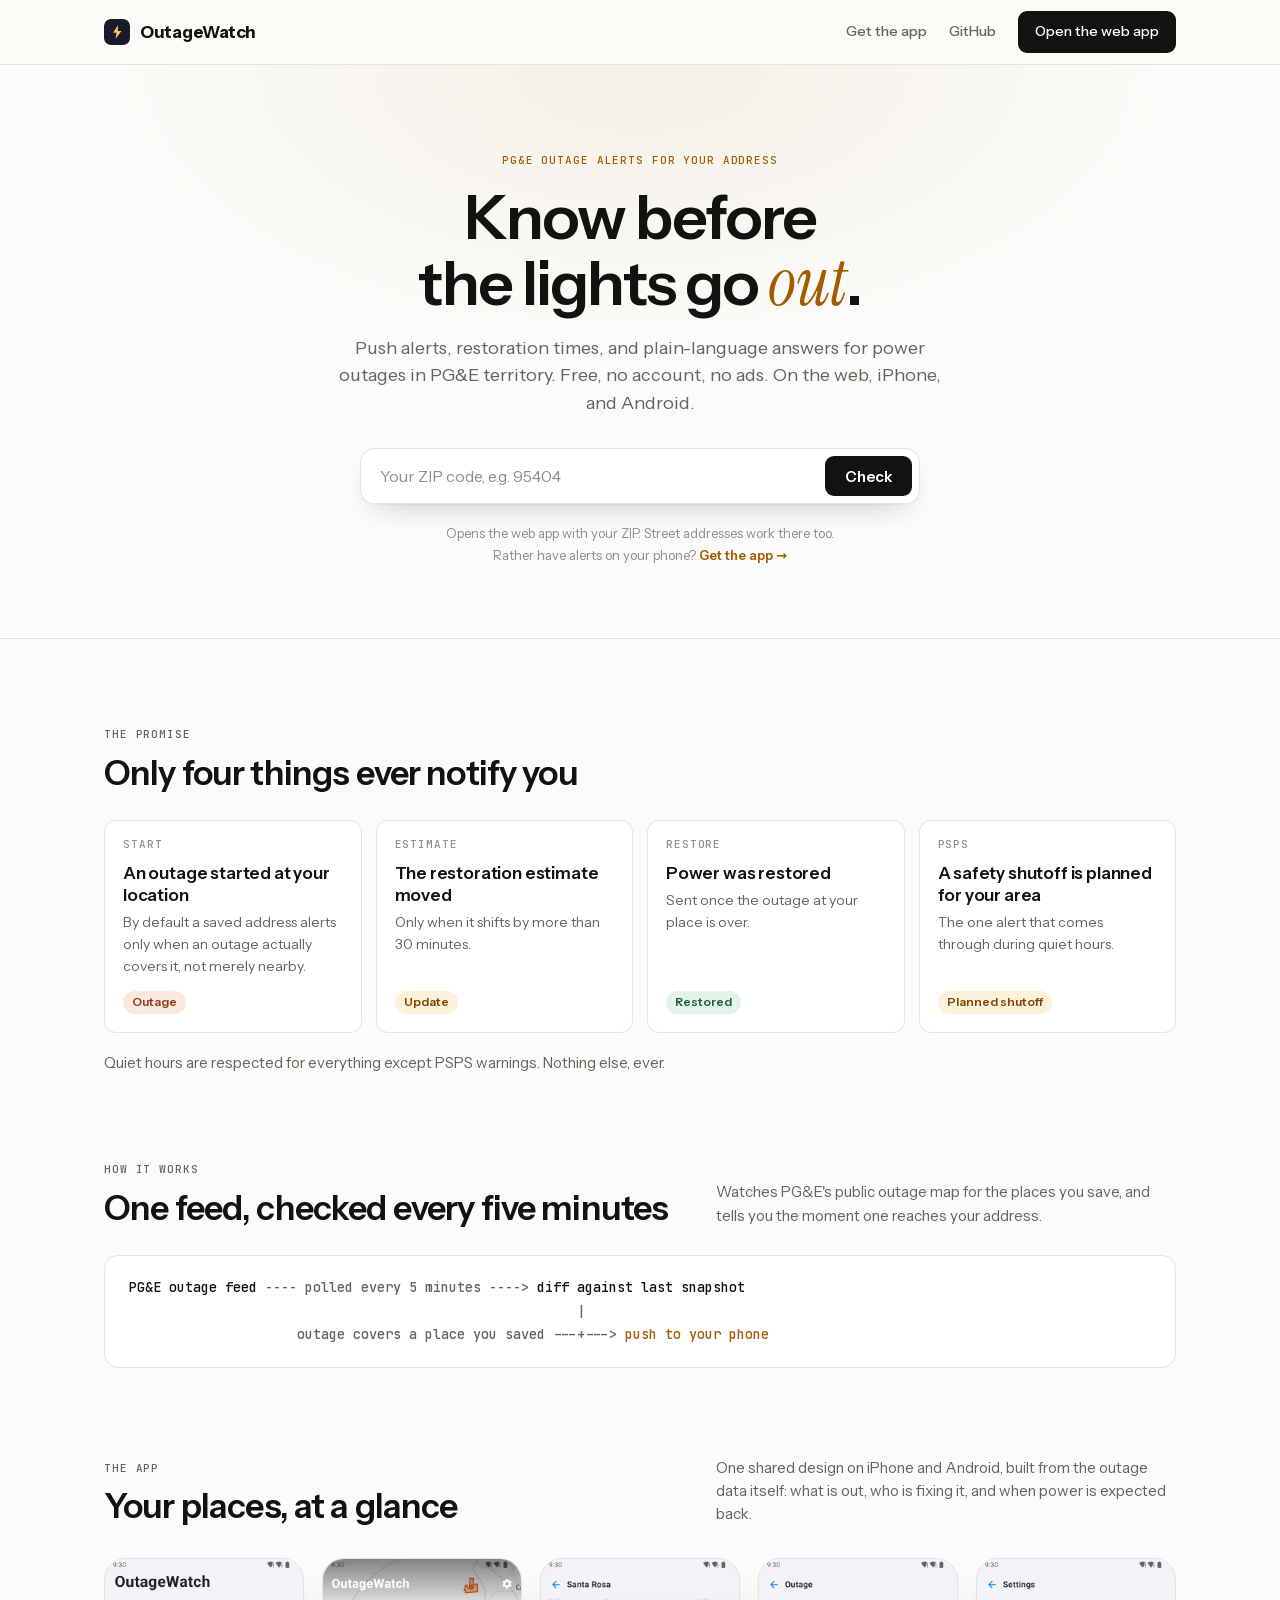
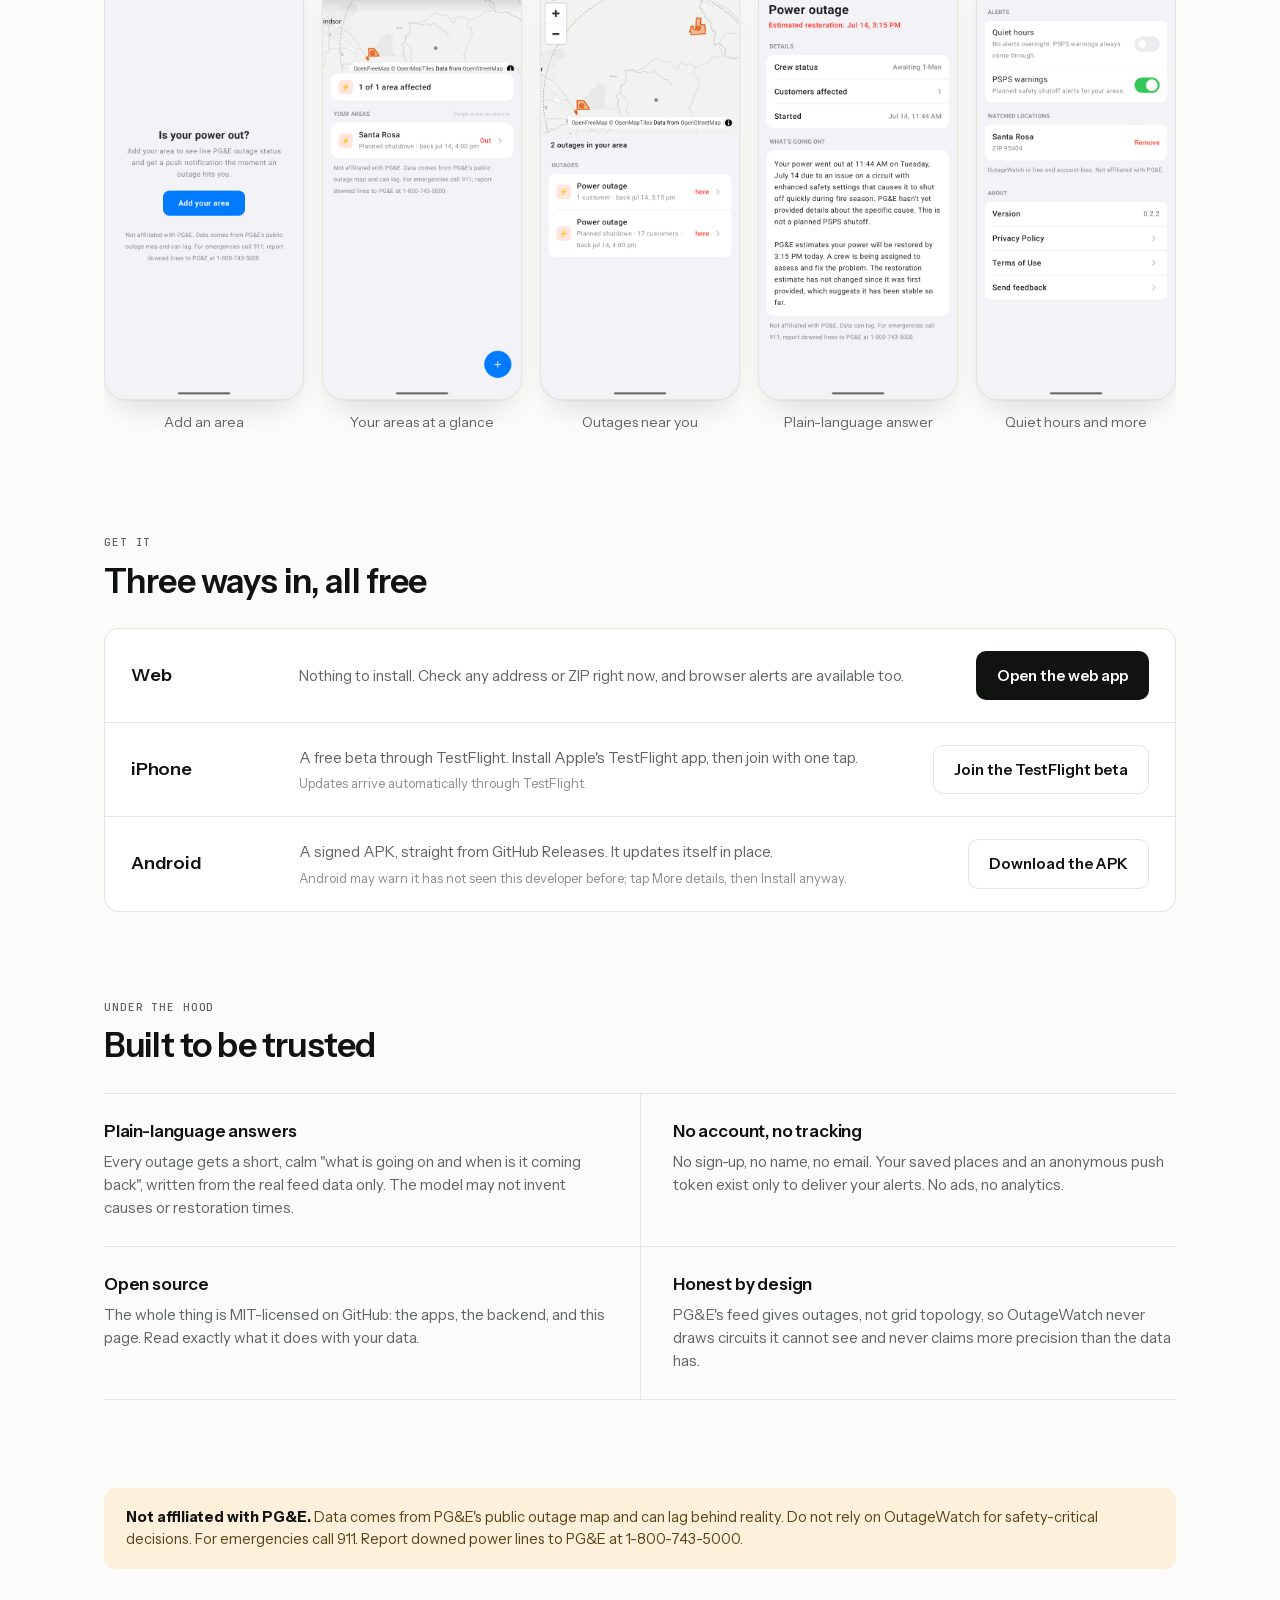
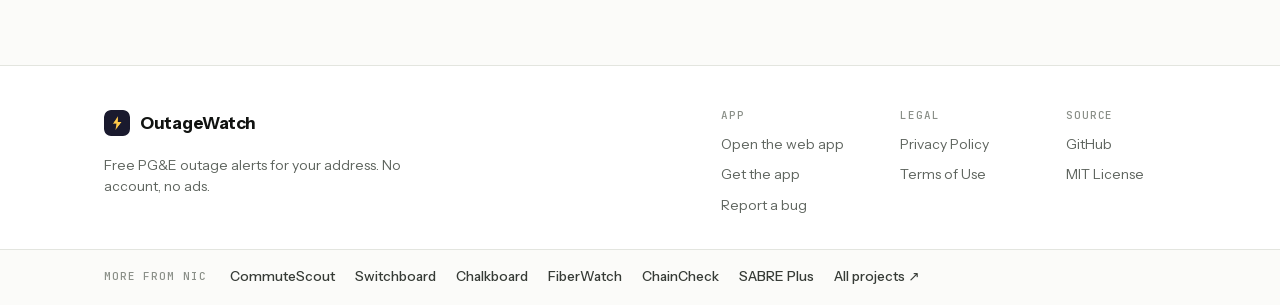
<file: site/index.html>
<!DOCTYPE html>
<html lang="en">
<head>
<meta charset="utf-8">
<meta name="viewport" content="width=device-width, initial-scale=1">
<title>OutageWatch: PG&amp;E power outage alerts for your address</title>
<meta name="description" content="Free push alerts, restoration times, and plain-language answers for PG&E power outages. On the web, iPhone, and Android. No account, no ads.">
<link rel="icon" href="assets/icon-192.png">
<meta name="theme-color" content="#fbfbf9">
<meta property="og:title" content="OutageWatch">
<meta property="og:description" content="Know before the lights go out. Free PG&E outage alerts for your address. Web, iPhone, and Android.">
<meta property="og:image" content="https://nicglazkov.github.io/outagewatch/assets/social-preview.png">
<meta property="og:type" content="website">
<link rel="preload" href="assets/fonts/instrument-sans-latin.woff2" as="font" type="font/woff2" crossorigin>
<style>
  /* 2026-11 "Bright Utility" skin, shared with Nic's other alert apps:
     off-white page, Instrument Sans with one Instrument Serif italic word
     in the headline, JetBrains Mono labels, one big input as the hero,
     small status cards with chips. OutageWatch keeps its own accent: amber.
     Fonts are self-hosted (SIL Open Font License) so the page makes no
     third-party requests, matching the "no tracking" promise below. */
  @font-face { font-family: "Instrument Sans"; font-style: normal; font-weight: 400 700; font-display: swap; src: url(assets/fonts/instrument-sans-latin.woff2) format("woff2"); }
  @font-face { font-family: "Instrument Serif"; font-style: italic; font-weight: 400; font-display: swap; src: url(assets/fonts/instrument-serif-italic-latin.woff2) format("woff2"); }
  @font-face { font-family: "JetBrains Mono"; font-style: normal; font-weight: 500; font-display: swap; src: url(assets/fonts/jetbrains-mono-500-latin.woff2) format("woff2"); }

  :root {
    --bg: #fbfbf9;
    --surface: #ffffff;
    --fg: #111311;
    --fg-2: #363b36;
    --mut: #5f655f;
    --faint: #8a8f88;
    --line: #e3e5df;
    --line-soft: #eff0ec;
    --acc: #a35a00;        /* amber, AA on white and on --bg */
    --acc-ink: #7f4600;
    --soft: #fdf1dc;
    --out: #b4501f;        /* product's "outage" color, darkened for text */
    --out-soft: #fbe9df;
    --ok: #2f7d5b;         /* product's "restored" color */
    --ok-soft: #e4f2ea;
    --font: "Instrument Sans", system-ui, -apple-system, "Segoe UI", sans-serif;
    --serif: "Instrument Serif", Georgia, serif;
    --mono: "JetBrains Mono", ui-monospace, "SFMono-Regular", Menlo, monospace;
    color-scheme: light;
  }
  * { box-sizing: border-box; }
  html { -webkit-text-size-adjust: 100%; scroll-behavior: smooth; }
  @media (prefers-reduced-motion: reduce) { html { scroll-behavior: auto; } * { transition: none !important; } }
  body {
    margin: 0; background: var(--bg); color: var(--fg);
    font-family: var(--font); font-size: 17px; line-height: 1.55;
    -webkit-font-smoothing: antialiased; text-rendering: optimizeLegibility;
  }
  h1, h2, h3, p, ul, ol, figure { margin: 0; }
  ul, ol { padding: 0; list-style: none; }
  a { color: inherit; }
  img { max-width: 100%; display: block; }
  .wrap { width: 100%; max-width: 1120px; margin: 0 auto; padding: 0 24px; }
  a:focus-visible, button:focus-visible, input:focus-visible { outline: 2px solid var(--acc); outline-offset: 2px; border-radius: 4px; }
  .visually-hidden { position: absolute; width: 1px; height: 1px; overflow: hidden; clip: rect(0 0 0 0); white-space: nowrap; }
  .nowrap { white-space: nowrap; }

  /* Shared skeleton: 64px nav */
  header.site { border-bottom: 1px solid var(--line); background: rgba(251, 251, 249, 0.92); }
  .site-inner { display: flex; align-items: center; justify-content: space-between; gap: 16px; min-height: 64px; }
  .brand { display: inline-flex; align-items: center; gap: 10px; font-weight: 700; font-size: 17px; letter-spacing: -0.015em; text-decoration: none; }
  .brand img { width: 26px; height: 26px; border-radius: 7px; }
  .nav { display: flex; align-items: center; gap: 22px; }
  .nav a { text-decoration: none; color: var(--mut); font-size: 14px; font-weight: 500; min-height: 44px; display: inline-flex; align-items: center; }
  .nav a:hover { color: var(--fg); }
  .nav .btn { color: #fff; min-height: 0; }

  .btn {
    display: inline-flex; align-items: center; justify-content: center; gap: 8px;
    border-radius: 10px; padding: 12px 20px; font-weight: 600; font-size: 15px;
    text-decoration: none; border: 1px solid transparent; transition: background .15s, border-color .15s; white-space: nowrap;
  }
  .btn-ink { background: var(--fg); color: #fff; }
  .btn-ink:hover { background: #2c302c; }
  .btn-ghost { background: var(--surface); border-color: var(--line); color: var(--fg); }
  .btn-ghost:hover { border-color: var(--fg); }
  .nav .btn { padding: 9px 16px; border-radius: 9px; font-size: 14px; }

  /* Hero: one big ZIP box */
  .hero { text-align: center; padding: 88px 0 72px; border-bottom: 1px solid var(--line);
    background: radial-gradient(ellipse 60% 70% at 50% 0%, rgba(163, 90, 0, 0.07), transparent 70%); }
  .eyebrow { font: 500 11px/1.4 var(--mono); letter-spacing: 0.08em; text-transform: uppercase; color: var(--mut); margin-bottom: 12px; }
  .hero .eyebrow { color: var(--acc); margin-bottom: 18px; }
  .hero-title { font-weight: 600; font-size: clamp(38px, 5.6vw, 62px); line-height: 1.02; letter-spacing: -0.03em; text-wrap: balance; max-width: 15ch; margin: 0 auto 18px; }
  .hero-title em { font: italic 400 1.08em/1 var(--serif); color: var(--acc); letter-spacing: -0.01em; }
  .hero-sub { color: var(--mut); font-size: 18px; max-width: 52ch; margin: 0 auto 30px; text-wrap: pretty; }

  .search {
    display: flex; gap: 6px; max-width: 560px; margin: 0 auto; background: var(--surface);
    border: 1px solid var(--line); border-radius: 14px; padding: 7px;
    box-shadow: 0 1px 0 rgba(17, 19, 17, 0.03), 0 12px 32px -18px rgba(40, 30, 10, 0.4);
    transition: border-color .15s, box-shadow .15s;
  }
  .search:focus-within { border-color: #e9c98f; box-shadow: 0 0 0 4px var(--soft), 0 12px 32px -18px rgba(40, 30, 10, 0.4); }
  .search input {
    flex: 1; min-width: 0; border: 0; outline: 0; background: transparent; color: var(--fg);
    font: 400 16px var(--font); padding: 10px 12px;
  }
  .search input::placeholder { color: var(--faint); }
  .search input:focus-visible { outline: none; }
  .search button {
    border: 0; border-radius: 9px; background: var(--fg); color: #fff; cursor: pointer;
    font: 600 15px var(--font); padding: 0 20px; white-space: nowrap;
  }
  .search button:hover { background: #2c302c; }
  .proof { font-size: 13px; line-height: 1.7; color: var(--faint); margin-top: 18px; }
  .proof a { color: var(--acc); font-weight: 600; text-decoration: none; }
  .proof a:hover { text-decoration: underline; text-underline-offset: 3px; }

  /* Sections */
  section { padding-top: 88px; }
  .head { display: flex; justify-content: space-between; align-items: flex-end; gap: 12px 24px; flex-wrap: wrap; margin-bottom: 28px; }
  .section-title { font-size: clamp(26px, 3.2vw, 34px); font-weight: 600; line-height: 1.1; letter-spacing: -0.025em; text-wrap: balance; }
  .head-note { color: var(--mut); font-size: 15px; max-width: 46ch; }

  /* Status cards with chips: the four alerts */
  .cards { display: grid; grid-template-columns: repeat(4, minmax(0, 1fr)); gap: 14px; }
  .card { background: var(--surface); border: 1px solid var(--line); border-radius: 12px; padding: 18px; display: flex; flex-direction: column; align-items: flex-start; min-width: 0; }
  .card .k { font: 500 11px/1 var(--mono); letter-spacing: 0.08em; text-transform: uppercase; color: var(--faint); }
  .card .v { font-size: 17px; font-weight: 600; letter-spacing: -0.01em; line-height: 1.3; margin: 12px 0 6px; }
  .card .s { font-size: 14px; line-height: 1.55; color: var(--mut); flex: 1; margin-bottom: 14px; }
  .chip { display: inline-block; font-size: 12px; font-weight: 600; line-height: 1.2; padding: 4px 9px; border-radius: 99px; background: var(--soft); color: var(--acc-ink); }
  .chip.out { background: var(--out-soft); color: #8f3c13; }
  .chip.ok { background: var(--ok-soft); color: #22603f; }
  .after { margin-top: 18px; font-size: 15px; color: var(--mut); max-width: 72ch; }

  /* Schematic: the actual pipeline, nothing invented */
  .schematic { padding: 20px 24px; background: var(--surface); border: 1px solid var(--line); border-radius: 14px; overflow-x: auto; }
  .schematic pre { margin: 0; font-family: var(--mono); font-size: 13.5px; line-height: 1.75; color: var(--mut); }
  .schematic .node { color: var(--fg); }
  .schematic .hot { color: var(--acc); }

  /* Screenshots */
  .shots { display: grid; grid-auto-flow: column; gap: 18px; overflow-x: auto; padding: 4px 4px 14px; scroll-snap-type: x mandatory; }
  .shot { scroll-snap-align: start; width: min(200px, 62vw); }
  .shot img { width: 100%; height: auto; border: 1px solid var(--line); border-radius: 22px; background: var(--surface); box-shadow: 0 1px 2px rgba(17,19,17,0.04), 0 16px 32px -14px rgba(17,19,17,0.18); }
  .shot figcaption { margin-top: 12px; font-size: 14px; color: var(--mut); text-align: center; }

  /* Get it: one panel, one row per platform */
  .platforms { background: var(--surface); border: 1px solid var(--line); border-radius: 14px; }
  .platform { display: grid; grid-template-columns: 140px minmax(0, 1fr) auto; gap: 8px 28px; align-items: center; padding: 22px 26px; }
  .platform + .platform { border-top: 1px solid var(--line); }
  .platform h3 { font-size: 18px; font-weight: 600; letter-spacing: -0.01em; }
  .platform p { color: var(--mut); font-size: 15px; }
  .platform .fine { font-size: 13px; color: var(--faint); margin-top: 4px; }

  /* Under the hood: hairline grid */
  .facts { display: grid; grid-template-columns: repeat(2, minmax(0, 1fr)); border-top: 1px solid var(--line); }
  .fact { padding: 24px 32px 26px 0; border-bottom: 1px solid var(--line); }
  .fact:nth-child(2n) { padding-left: 32px; padding-right: 0; border-left: 1px solid var(--line); }
  .fact h3 { font-size: 17px; font-weight: 600; letter-spacing: -0.01em; }
  .fact p { color: var(--mut); font-size: 15px; margin-top: 6px; max-width: 52ch; }

  .disclaimer { background: var(--soft); border-radius: 12px; padding: 18px 22px; font-size: 14.5px; color: #5c4214; }
  .disclaimer strong { color: var(--fg); }
  .last { padding-bottom: 96px; }

  /* Shared skeleton: footer + "More from Nic" */
  footer.site { border-top: 1px solid var(--line); background: var(--surface); color: var(--mut); font-size: 14px; }
  footer.site a { color: var(--mut); text-decoration: none; }
  footer.site a:hover { color: var(--fg); }
  .foot-main { display: flex; justify-content: space-between; gap: 40px; flex-wrap: wrap; padding-top: 44px; padding-bottom: 32px; }
  .foot-brand { max-width: 300px; }
  .foot-brand .brand { color: var(--fg); }
  .foot-brand p { margin-top: 12px; line-height: 1.55; }
  .foot-cols { display: flex; gap: 56px; flex-wrap: wrap; }
  .foot-cols > div { display: flex; flex-direction: column; gap: 9px; min-width: 110px; }
  .foot-h { font: 500 11px/1 var(--mono); letter-spacing: 0.08em; text-transform: uppercase; color: var(--faint); margin-bottom: 4px; }
  .more-from { border-top: 1px solid var(--line); background: var(--bg); }
  .more-from-in { display: flex; align-items: center; gap: 12px 24px; flex-wrap: wrap; padding-top: 16px; padding-bottom: 18px; font-size: 13.5px; }
  .more-from-k { font: 500 11px/1 var(--mono); letter-spacing: 0.08em; text-transform: uppercase; color: var(--faint); }
  .more-from-links { display: flex; flex-wrap: wrap; gap: 8px 20px; }
  footer.site .more-from-links a { color: var(--fg-2); font-weight: 500; }
  footer.site .more-from-links a:hover { color: var(--acc); }

  @media (max-width: 960px) {
    .cards { grid-template-columns: repeat(2, minmax(0, 1fr)); }
  }
  @media (max-width: 720px) {
    .wrap { padding: 0 16px; }
    .nav { gap: 14px; }
    .nav .hide-sm { display: none; }
    .hero { padding: 56px 0 52px; }
    .hero-sub { font-size: 16.5px; }
    section { padding-top: 64px; }
    .cards { grid-template-columns: 1fr; }
    .platform { grid-template-columns: 1fr; padding: 20px; }
    .platform .btn { justify-self: start; }
    .facts { grid-template-columns: 1fr; }
    .fact, .fact:nth-child(2n) { padding: 20px 0; border-left: 0; }
    .last { padding-bottom: 72px; }
    .foot-cols { gap: 32px; }
  }
  @media (max-width: 420px) {
    .nav .gh { display: none; }
    .search button { padding: 0 16px; }
  }
</style>
</head>
<body>

<header class="site">
  <div class="wrap site-inner">
    <a class="brand" href="#top">
      <img src="assets/icon-192.png" alt="">
      OutageWatch
    </a>
    <nav class="nav" aria-label="Main">
      <a class="hide-sm" href="#get">Get the app</a>
      <a class="gh" href="https://github.com/nicglazkov/outagewatch">GitHub</a>
      <a class="btn btn-ink" href="https://outagewatch-api-7bi2fdpqrq-uw.a.run.app/">Open the web app</a>
    </nav>
  </div>
</header>

<main id="top">

  <div class="hero">
    <div class="wrap">
      <p class="eyebrow">PG&amp;E outage alerts for your address</p>
      <h1 class="hero-title">Know before the lights go <em>out</em>.</h1>
      <p class="hero-sub">Push alerts, restoration times, and plain-language answers for power outages in PG&amp;E territory. Free, no account, no ads. On the web, iPhone, and Android.</p>
      <form class="search" role="search" action="https://outagewatch-api-7bi2fdpqrq-uw.a.run.app/" method="get">
        <label for="zip" class="visually-hidden">ZIP code</label>
        <input id="zip" name="zip" type="text" inputmode="numeric" pattern="[0-9]{5}" maxlength="5" required
               placeholder="Your ZIP code, e.g. 95404" autocomplete="postal-code" title="A 5-digit ZIP code">
        <button type="submit">Check</button>
      </form>
      <p class="proof">Opens the web app with your ZIP. Street addresses work there too.<br>
        Rather have alerts on your phone? <a class="nowrap" href="#get">Get the app →</a></p>
    </div>
  </div>

  <div class="wrap">

    <section aria-labelledby="promise-title">
      <div class="head">
        <div>
          <p class="eyebrow">The promise</p>
          <h2 class="section-title" id="promise-title">Only four things ever notify you</h2>
        </div>
      </div>
      <ul class="cards">
        <li class="card">
          <span class="k">Start</span>
          <span class="v">An outage started at your location</span>
          <span class="s">By default a saved address alerts only when an outage actually covers it, not merely nearby.</span>
          <span class="chip out">Outage</span>
        </li>
        <li class="card">
          <span class="k">Estimate</span>
          <span class="v">The restoration estimate moved</span>
          <span class="s">Only when it shifts by more than 30 minutes.</span>
          <span class="chip">Update</span>
        </li>
        <li class="card">
          <span class="k">Restore</span>
          <span class="v">Power was restored</span>
          <span class="s">Sent once the outage at your place is over.</span>
          <span class="chip ok">Restored</span>
        </li>
        <li class="card">
          <span class="k">PSPS</span>
          <span class="v">A safety shutoff is planned for your area</span>
          <span class="s">The one alert that comes through during quiet hours.</span>
          <span class="chip">Planned shutoff</span>
        </li>
      </ul>
      <p class="after">Quiet hours are respected for everything except PSPS warnings. Nothing else, ever.</p>
    </section>

    <section aria-labelledby="how-title">
      <div class="head">
        <div>
          <p class="eyebrow">How it works</p>
          <h2 class="section-title" id="how-title">One feed, checked every five minutes</h2>
        </div>
        <p class="head-note">Watches PG&amp;E's public outage map for the places you save, and tells you the moment one reaches your address.</p>
      </div>
      <div class="schematic" aria-label="How data flows through OutageWatch">
<pre><span class="node">PG&amp;E outage feed</span> ---- polled every 5 minutes ----&gt; <span class="node">diff against last snapshot</span>
                                                        |
                     outage covers a place you saved ---+---&gt; <span class="hot">push to your phone</span></pre>
      </div>
    </section>

    <section aria-labelledby="shots-title">
      <div class="head">
        <div>
          <p class="eyebrow">The app</p>
          <h2 class="section-title" id="shots-title">Your places, at a glance</h2>
        </div>
        <p class="head-note">One shared design on iPhone and Android, built from the outage data itself: what is out, who is fixing it, and when power is expected back.</p>
      </div>
      <div class="shots">
        <figure class="shot"><img src="assets/01-onboarding.png" alt="Adding an area by address or ZIP" loading="lazy" width="1080" height="2400"><figcaption>Add an area</figcaption></figure>
        <figure class="shot"><img src="assets/02-home.png" alt="Home screen with saved areas and a live map" loading="lazy" width="1080" height="2400"><figcaption>Your areas at a glance</figcaption></figure>
        <figure class="shot"><img src="assets/03-detail.png" alt="Outages near a saved place on the map" loading="lazy" width="1080" height="2400"><figcaption>Outages near you</figcaption></figure>
        <figure class="shot"><img src="assets/04-explain.png" alt="Plain-language explanation of an outage" loading="lazy" width="1080" height="2400"><figcaption>Plain-language answer</figcaption></figure>
        <figure class="shot"><img src="assets/05-settings.png" alt="Settings with quiet hours and per-place alerts" loading="lazy" width="1080" height="2400"><figcaption>Quiet hours and more</figcaption></figure>
      </div>
    </section>

    <section id="get" aria-labelledby="get-title">
      <div class="head">
        <div>
          <p class="eyebrow">Get it</p>
          <h2 class="section-title" id="get-title">Three ways in, all free</h2>
        </div>
      </div>
      <div class="platforms">
        <div class="platform">
          <h3>Web</h3>
          <div><p>Nothing to install. Check any address or ZIP right now, and browser alerts are available too.</p></div>
          <a class="btn btn-ink" href="https://outagewatch-api-7bi2fdpqrq-uw.a.run.app/">Open the web app</a>
        </div>
        <div class="platform">
          <h3>iPhone</h3>
          <div>
            <p>A free beta through TestFlight. Install Apple's TestFlight app, then join with one tap.</p>
            <p class="fine">Updates arrive automatically through TestFlight.</p>
          </div>
          <a class="btn btn-ghost" href="https://testflight.apple.com/join/YqeVwyat">Join the TestFlight beta</a>
        </div>
        <div class="platform">
          <h3>Android</h3>
          <div>
            <p>A signed APK, straight from GitHub Releases. It updates itself in place.</p>
            <p class="fine">Android may warn it has not seen this developer before; tap More details, then Install anyway.</p>
          </div>
          <a class="btn btn-ghost" href="https://github.com/nicglazkov/outagewatch/releases/latest">Download the APK</a>
        </div>
      </div>
    </section>

    <section aria-labelledby="facts-title">
      <div class="head">
        <div>
          <p class="eyebrow">Under the hood</p>
          <h2 class="section-title" id="facts-title">Built to be trusted</h2>
        </div>
      </div>
      <div class="facts">
        <div class="fact">
          <h3>Plain-language answers</h3>
          <p>Every outage gets a short, calm "what is going on and when is it coming back", written from the real feed data only. The model may not invent causes or restoration times.</p>
        </div>
        <div class="fact">
          <h3>No account, no tracking</h3>
          <p>No sign-up, no name, no email. Your saved places and an anonymous push token exist only to deliver your alerts. No ads, no analytics.</p>
        </div>
        <div class="fact">
          <h3>Open source</h3>
          <p>The whole thing is MIT-licensed on GitHub: the apps, the backend, and this page. Read exactly what it does with your data.</p>
        </div>
        <div class="fact">
          <h3>Honest by design</h3>
          <p>PG&amp;E's feed gives outages, not grid topology, so OutageWatch never draws circuits it cannot see and never claims more precision than the data has.</p>
        </div>
      </div>
    </section>

    <section class="last">
      <div class="disclaimer">
        <strong>Not affiliated with PG&amp;E.</strong> Data comes from PG&amp;E's public outage map and can lag behind reality. Do not rely on OutageWatch for safety-critical decisions. For emergencies call 911. Report downed power lines to PG&amp;E at 1-800-743-5000.
      </div>
    </section>

  </div>
</main>

<footer class="site">
  <div class="wrap foot-main">
    <div class="foot-brand">
      <a class="brand" href="#top"><img src="assets/icon-192.png" alt="">OutageWatch</a>
      <p>Free PG&amp;E outage alerts for your address. No account, no ads.</p>
    </div>
    <div class="foot-cols">
      <div>
        <div class="foot-h">App</div>
        <a href="https://outagewatch-api-7bi2fdpqrq-uw.a.run.app/">Open the web app</a>
        <a href="#get">Get the app</a>
        <a href="https://github.com/nicglazkov/outagewatch/issues">Report a bug</a>
      </div>
      <div>
        <div class="foot-h">Legal</div>
        <a href="https://outagewatch-api-7bi2fdpqrq-uw.a.run.app/privacy">Privacy Policy</a>
        <a href="https://outagewatch-api-7bi2fdpqrq-uw.a.run.app/terms">Terms of Use</a>
      </div>
      <div>
        <div class="foot-h">Source</div>
        <a href="https://github.com/nicglazkov/outagewatch">GitHub</a>
        <span>MIT License</span>
      </div>
    </div>
  </div>
  <div class="more-from">
    <div class="wrap more-from-in">
      <span class="more-from-k">More from Nic</span>
      <span class="more-from-links">
        <a href="https://commutescout.com">CommuteScout</a>
        <a href="https://nicglazkov.github.io/switchboard/">Switchboard</a>
        <a href="https://chalkboard.studio">Chalkboard</a>
        <a href="https://getfiberwatch.com">FiberWatch</a>
        <a href="https://nicglazkov.github.io/chaincheck/">ChainCheck</a>
        <a href="https://nicglazkov.github.io/highway-radar-sabre-plus/">SABRE Plus</a>
        <a href="https://nicglazkov.github.io/">All projects ↗</a>
      </span>
    </div>
  </div>
</footer>

</body>
</html>
</file>
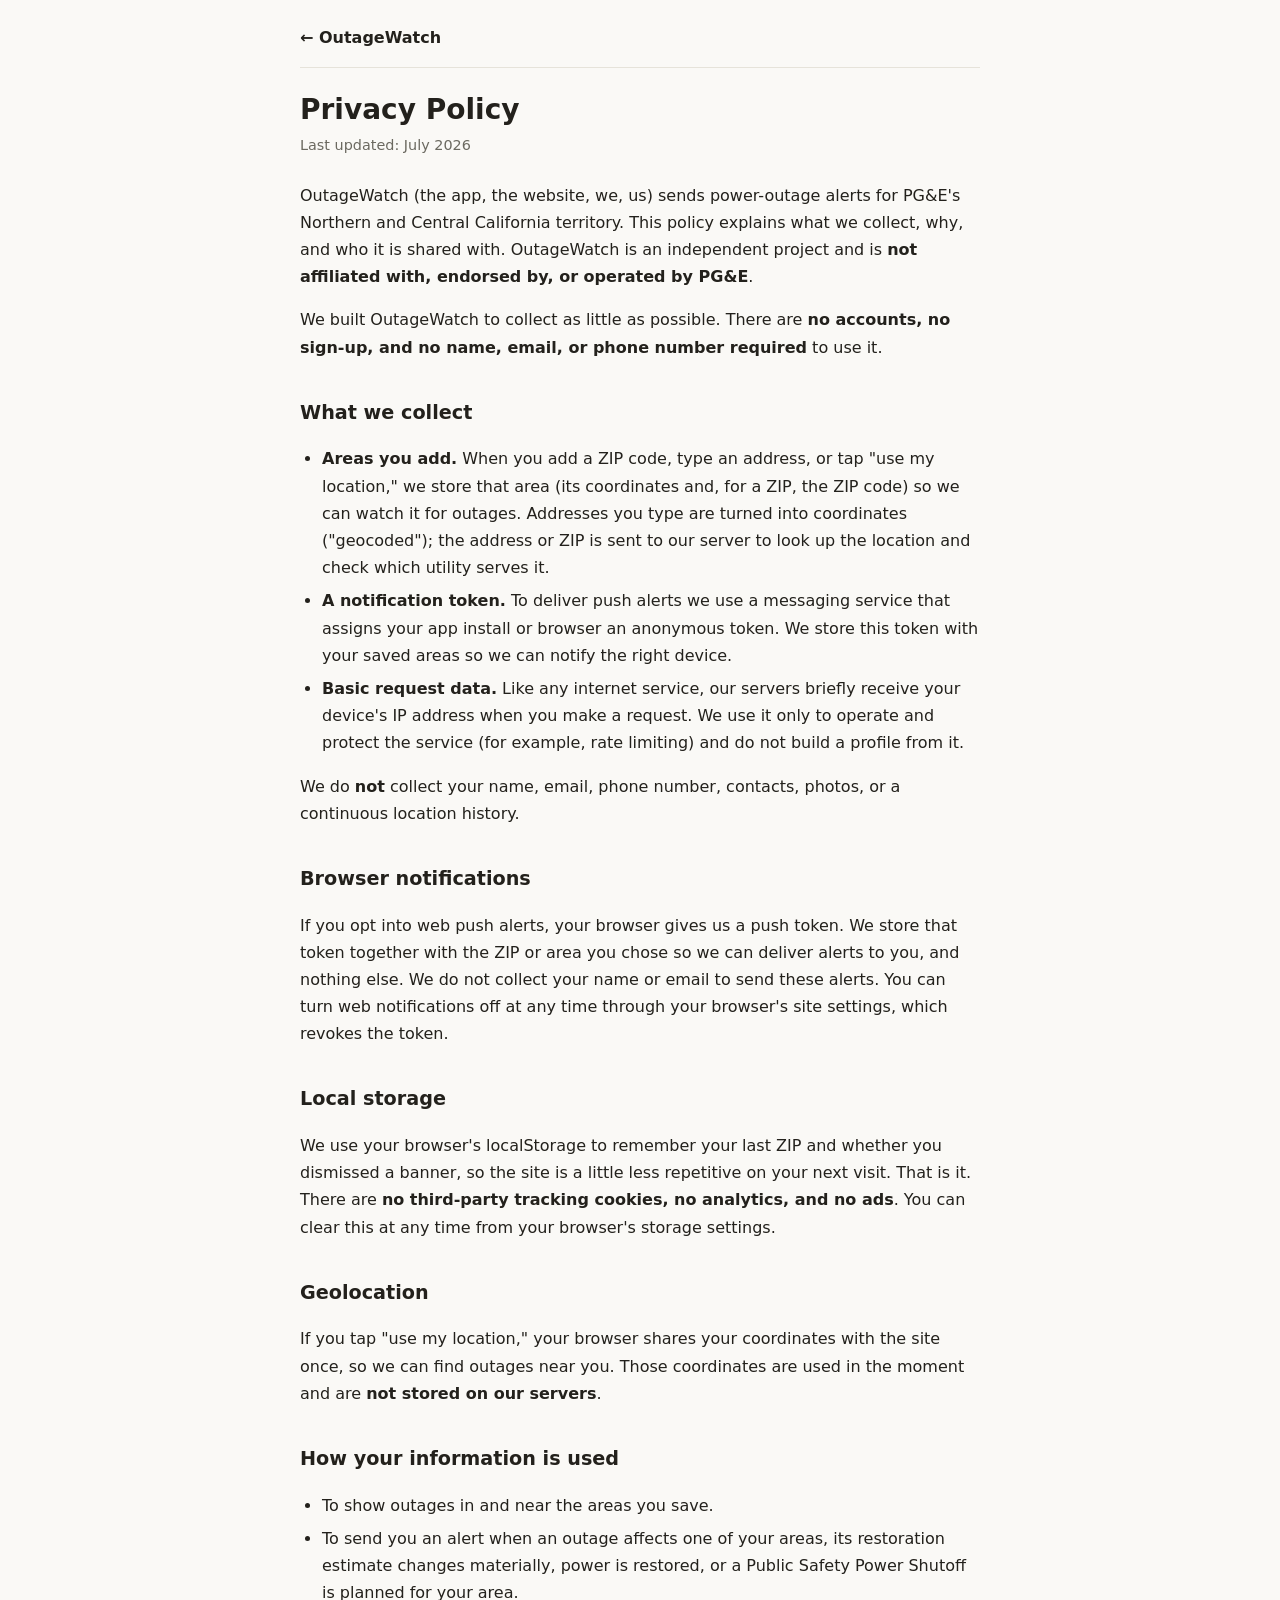
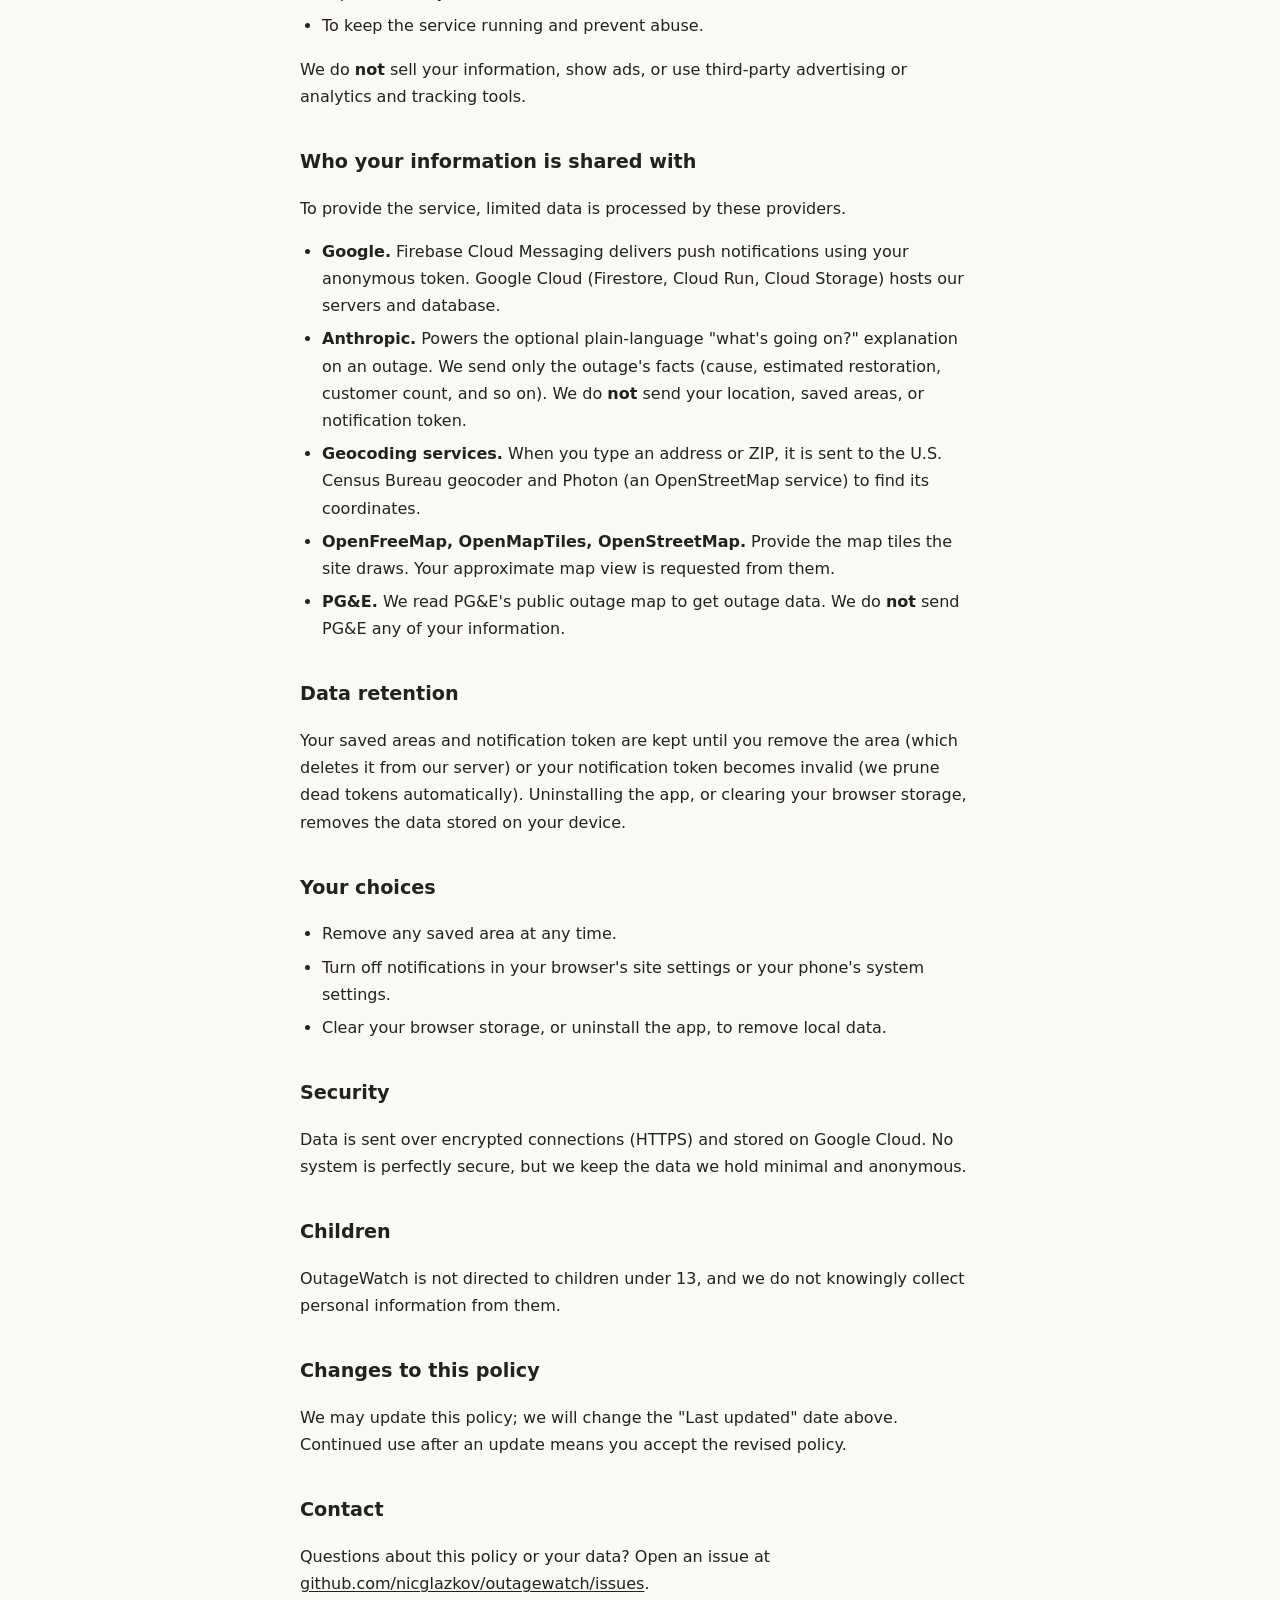
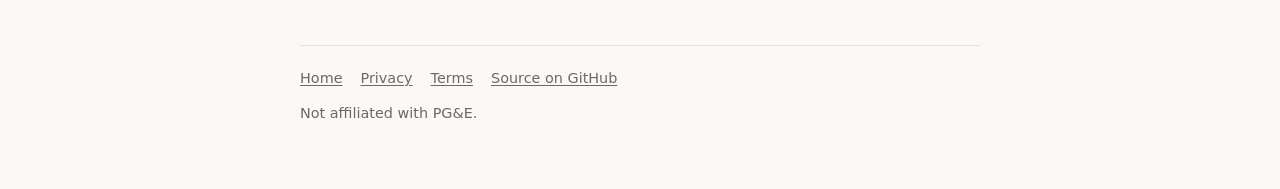
<file: backend/src/outagewatch/api/static/privacy.html>
<!DOCTYPE html>
<html lang="en">
<head>
<meta charset="utf-8">
<meta name="viewport" content="width=device-width, initial-scale=1">
<title>Privacy Policy - OutageWatch</title>
<style>
  :root {
    color-scheme: light dark;
    --bg: #faf9f6;
    --surface: #f0eee7;
    --text: #23211c;
    --muted: #6b6960;
    --accent: #b26a17;
    --border: #e6e3da;
    --link: #23211c;
  }
  @media (prefers-color-scheme: dark) {
    :root {
      --bg: #16140f;
      --surface: #201d17;
      --text: #ece8dd;
      --muted: #9c988a;
      --accent: #e6b054;
      --border: #2b2820;
      --link: #ece8dd;
    }
  }
  * { box-sizing: border-box; }
  html { -webkit-text-size-adjust: 100%; }
  body {
    font-family: system-ui, -apple-system, Segoe UI, Roboto, sans-serif;
    max-width: 720px;
    margin: 0 auto;
    padding: 24px 20px 64px;
    line-height: 1.7;
    background: var(--bg);
    color: var(--text);
  }
  a { color: var(--link); text-decoration: underline; text-underline-offset: 2px; }
  a:hover { color: var(--accent); }
  header {
    display: flex;
    align-items: center;
    padding-bottom: 16px;
    margin-bottom: 24px;
    border-bottom: 1px solid var(--border);
  }
  .home {
    font-weight: 600;
    text-decoration: none;
    color: var(--text);
  }
  .home:hover { color: var(--accent); }
  h1 {
    font-size: 1.75rem;
    line-height: 1.25;
    margin: 8px 0 6px;
  }
  h2 {
    font-size: 1.2rem;
    margin: 36px 0 8px;
  }
  .updated {
    color: var(--muted);
    font-size: 0.9rem;
    margin: 0 0 24px;
  }
  p, li { font-size: 1rem; }
  ul { padding-left: 22px; }
  li { margin: 6px 0; }
  strong { font-weight: 600; }
  footer {
    margin-top: 48px;
    padding-top: 20px;
    border-top: 1px solid var(--border);
    color: var(--muted);
    font-size: 0.9rem;
  }
  footer nav {
    display: flex;
    flex-wrap: wrap;
    gap: 8px 18px;
    margin-bottom: 10px;
  }
  footer a { color: var(--muted); }
  footer a:hover { color: var(--accent); }
</style>
</head>
<body>
<header>
  <a class="home" href="/">&larr; OutageWatch</a>
</header>

<main>
  <h1>Privacy Policy</h1>
  <p class="updated">Last updated: July 2026</p>

  <p>
    OutageWatch (the app, the website, we, us) sends power-outage alerts for
    PG&amp;E's Northern and Central California territory. This policy explains what
    we collect, why, and who it is shared with. OutageWatch is an independent
    project and is <strong>not affiliated with, endorsed by, or operated by
    PG&amp;E</strong>.
  </p>
  <p>
    We built OutageWatch to collect as little as possible. There are
    <strong>no accounts, no sign-up, and no name, email, or phone number
    required</strong> to use it.
  </p>

  <h2>What we collect</h2>
  <ul>
    <li>
      <strong>Areas you add.</strong> When you add a ZIP code, type an address,
      or tap "use my location," we store that area (its coordinates and, for a
      ZIP, the ZIP code) so we can watch it for outages. Addresses you type are
      turned into coordinates ("geocoded"); the address or ZIP is sent to our
      server to look up the location and check which utility serves it.
    </li>
    <li>
      <strong>A notification token.</strong> To deliver push alerts we use a
      messaging service that assigns your app install or browser an anonymous
      token. We store this token with your saved areas so we can notify the right
      device.
    </li>
    <li>
      <strong>Basic request data.</strong> Like any internet service, our servers
      briefly receive your device's IP address when you make a request. We use it
      only to operate and protect the service (for example, rate limiting) and do
      not build a profile from it.
    </li>
  </ul>
  <p>
    We do <strong>not</strong> collect your name, email, phone number, contacts,
    photos, or a continuous location history.
  </p>

  <h2>Browser notifications</h2>
  <p>
    If you opt into web push alerts, your browser gives us a push token. We store
    that token together with the ZIP or area you chose so we can deliver alerts to
    you, and nothing else. We do not collect your name or email to send these
    alerts. You can turn web notifications off at any time through your browser's
    site settings, which revokes the token.
  </p>

  <h2>Local storage</h2>
  <p>
    We use your browser's localStorage to remember your last ZIP and whether you
    dismissed a banner, so the site is a little less repetitive on your next
    visit. That is it. There are <strong>no third-party tracking cookies, no
    analytics, and no ads</strong>. You can clear this at any time from your
    browser's storage settings.
  </p>

  <h2>Geolocation</h2>
  <p>
    If you tap "use my location," your browser shares your coordinates with the
    site once, so we can find outages near you. Those coordinates are used in the
    moment and are <strong>not stored on our servers</strong>.
  </p>

  <h2>How your information is used</h2>
  <ul>
    <li>To show outages in and near the areas you save.</li>
    <li>
      To send you an alert when an outage affects one of your areas, its
      restoration estimate changes materially, power is restored, or a Public
      Safety Power Shutoff is planned for your area.
    </li>
    <li>To keep the service running and prevent abuse.</li>
  </ul>
  <p>
    We do <strong>not</strong> sell your information, show ads, or use third-party
    advertising or analytics and tracking tools.
  </p>

  <h2>Who your information is shared with</h2>
  <p>To provide the service, limited data is processed by these providers.</p>
  <ul>
    <li>
      <strong>Google.</strong> Firebase Cloud Messaging delivers push
      notifications using your anonymous token. Google Cloud (Firestore, Cloud
      Run, Cloud Storage) hosts our servers and database.
    </li>
    <li>
      <strong>Anthropic.</strong> Powers the optional plain-language "what's going
      on?" explanation on an outage. We send only the outage's facts (cause,
      estimated restoration, customer count, and so on). We do <strong>not</strong>
      send your location, saved areas, or notification token.
    </li>
    <li>
      <strong>Geocoding services.</strong> When you type an address or ZIP, it is
      sent to the U.S. Census Bureau geocoder and Photon (an OpenStreetMap
      service) to find its coordinates.
    </li>
    <li>
      <strong>OpenFreeMap, OpenMapTiles, OpenStreetMap.</strong> Provide the map
      tiles the site draws. Your approximate map view is requested from them.
    </li>
    <li>
      <strong>PG&amp;E.</strong> We read PG&amp;E's public outage map to get outage
      data. We do <strong>not</strong> send PG&amp;E any of your information.
    </li>
  </ul>

  <h2>Data retention</h2>
  <p>
    Your saved areas and notification token are kept until you remove the area
    (which deletes it from our server) or your notification token becomes invalid
    (we prune dead tokens automatically). Uninstalling the app, or clearing your
    browser storage, removes the data stored on your device.
  </p>

  <h2>Your choices</h2>
  <ul>
    <li>Remove any saved area at any time.</li>
    <li>Turn off notifications in your browser's site settings or your phone's system settings.</li>
    <li>Clear your browser storage, or uninstall the app, to remove local data.</li>
  </ul>

  <h2>Security</h2>
  <p>
    Data is sent over encrypted connections (HTTPS) and stored on Google Cloud. No
    system is perfectly secure, but we keep the data we hold minimal and anonymous.
  </p>

  <h2>Children</h2>
  <p>
    OutageWatch is not directed to children under 13, and we do not knowingly
    collect personal information from them.
  </p>

  <h2>Changes to this policy</h2>
  <p>
    We may update this policy; we will change the "Last updated" date above.
    Continued use after an update means you accept the revised policy.
  </p>

  <h2>Contact</h2>
  <p>
    Questions about this policy or your data? Open an issue at
    <a href="https://github.com/nicglazkov/outagewatch/issues">github.com/nicglazkov/outagewatch/issues</a>.
  </p>
</main>

<footer>
  <nav>
    <a href="/">Home</a>
    <a href="/privacy">Privacy</a>
    <a href="/terms">Terms</a>
    <a href="https://github.com/nicglazkov/outagewatch">Source on GitHub</a>
  </nav>
  <div>Not affiliated with PG&amp;E.</div>
</footer>
</body>
</html>
</file>
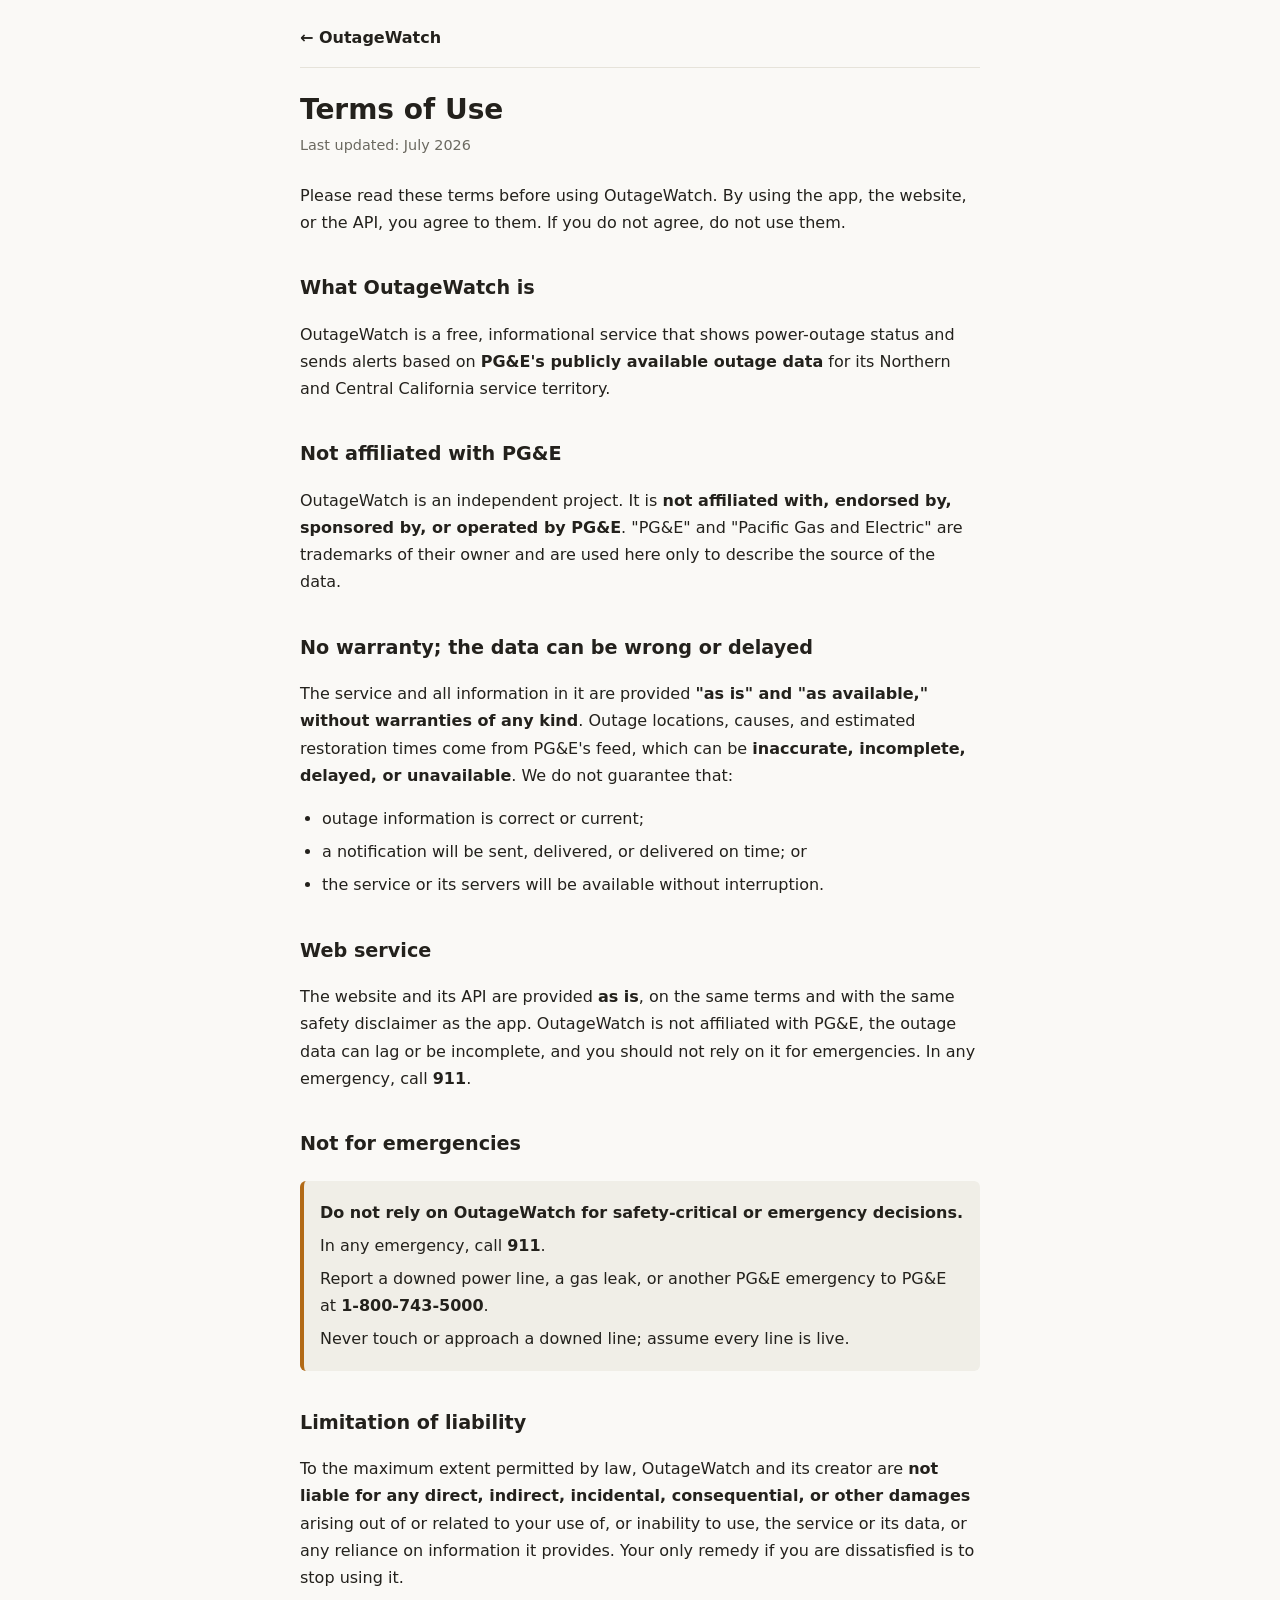
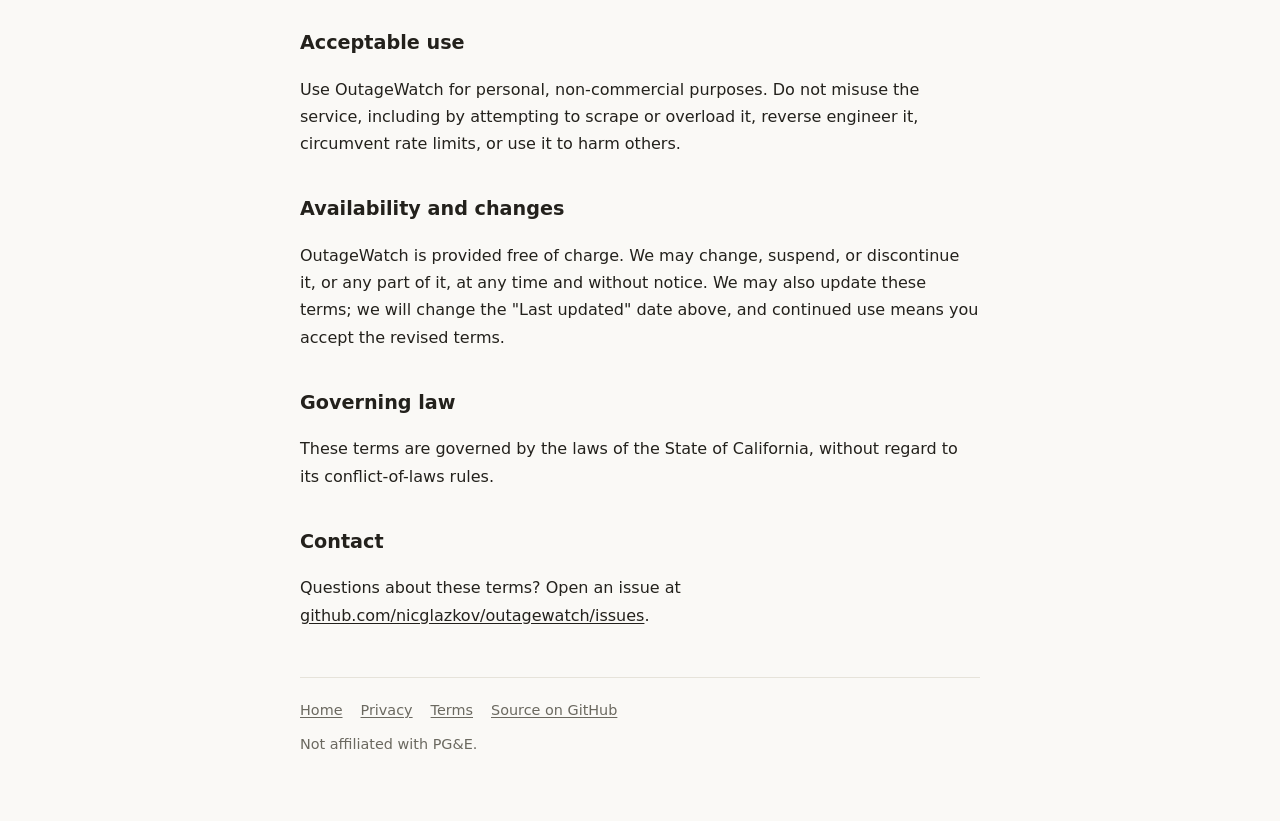
<file: backend/src/outagewatch/api/static/terms.html>
<!DOCTYPE html>
<html lang="en">
<head>
<meta charset="utf-8">
<meta name="viewport" content="width=device-width, initial-scale=1">
<title>Terms of Use - OutageWatch</title>
<style>
  :root {
    color-scheme: light dark;
    --bg: #faf9f6;
    --surface: #f0eee7;
    --text: #23211c;
    --muted: #6b6960;
    --accent: #b26a17;
    --border: #e6e3da;
    --link: #23211c;
  }
  @media (prefers-color-scheme: dark) {
    :root {
      --bg: #16140f;
      --surface: #201d17;
      --text: #ece8dd;
      --muted: #9c988a;
      --accent: #e6b054;
      --border: #2b2820;
      --link: #ece8dd;
    }
  }
  * { box-sizing: border-box; }
  html { -webkit-text-size-adjust: 100%; }
  body {
    font-family: system-ui, -apple-system, Segoe UI, Roboto, sans-serif;
    max-width: 720px;
    margin: 0 auto;
    padding: 24px 20px 64px;
    line-height: 1.7;
    background: var(--bg);
    color: var(--text);
  }
  a { color: var(--link); text-decoration: underline; text-underline-offset: 2px; }
  a:hover { color: var(--accent); }
  header {
    display: flex;
    align-items: center;
    padding-bottom: 16px;
    margin-bottom: 24px;
    border-bottom: 1px solid var(--border);
  }
  .home {
    font-weight: 600;
    text-decoration: none;
    color: var(--text);
  }
  .home:hover { color: var(--accent); }
  h1 {
    font-size: 1.75rem;
    line-height: 1.25;
    margin: 8px 0 6px;
  }
  h2 {
    font-size: 1.2rem;
    margin: 36px 0 8px;
  }
  .updated {
    color: var(--muted);
    font-size: 0.9rem;
    margin: 0 0 24px;
  }
  p, li { font-size: 1rem; }
  ul { padding-left: 22px; }
  li { margin: 6px 0; }
  strong { font-weight: 600; }
  .callout {
    background: var(--surface);
    border-left: 4px solid var(--accent);
    border-radius: 6px;
    padding: 12px 16px;
    margin: 20px 0;
  }
  .callout p { margin: 6px 0; }
  footer {
    margin-top: 48px;
    padding-top: 20px;
    border-top: 1px solid var(--border);
    color: var(--muted);
    font-size: 0.9rem;
  }
  footer nav {
    display: flex;
    flex-wrap: wrap;
    gap: 8px 18px;
    margin-bottom: 10px;
  }
  footer a { color: var(--muted); }
  footer a:hover { color: var(--accent); }
</style>
</head>
<body>
<header>
  <a class="home" href="/">&larr; OutageWatch</a>
</header>

<main>
  <h1>Terms of Use</h1>
  <p class="updated">Last updated: July 2026</p>

  <p>
    Please read these terms before using OutageWatch. By using the app, the
    website, or the API, you agree to them. If you do not agree, do not use them.
  </p>

  <h2>What OutageWatch is</h2>
  <p>
    OutageWatch is a free, informational service that shows power-outage status
    and sends alerts based on <strong>PG&amp;E's publicly available outage
    data</strong> for its Northern and Central California service territory.
  </p>

  <h2>Not affiliated with PG&amp;E</h2>
  <p>
    OutageWatch is an independent project. It is <strong>not affiliated with,
    endorsed by, sponsored by, or operated by PG&amp;E</strong>. "PG&amp;E" and
    "Pacific Gas and Electric" are trademarks of their owner and are used here only
    to describe the source of the data.
  </p>

  <h2>No warranty; the data can be wrong or delayed</h2>
  <p>
    The service and all information in it are provided <strong>"as is" and "as
    available," without warranties of any kind</strong>. Outage locations, causes,
    and estimated restoration times come from PG&amp;E's feed, which can be
    <strong>inaccurate, incomplete, delayed, or unavailable</strong>. We do not
    guarantee that:
  </p>
  <ul>
    <li>outage information is correct or current;</li>
    <li>a notification will be sent, delivered, or delivered on time; or</li>
    <li>the service or its servers will be available without interruption.</li>
  </ul>

  <h2>Web service</h2>
  <p>
    The website and its API are provided <strong>as is</strong>, on the same terms
    and with the same safety disclaimer as the app. OutageWatch is not affiliated
    with PG&amp;E, the outage data can lag or be incomplete, and you should not
    rely on it for emergencies. In any emergency, call <strong>911</strong>.
  </p>

  <h2>Not for emergencies</h2>
  <div class="callout">
    <p><strong>Do not rely on OutageWatch for safety-critical or emergency decisions.</strong></p>
    <p>In any emergency, call <strong>911</strong>.</p>
    <p>Report a downed power line, a gas leak, or another PG&amp;E emergency to PG&amp;E at <strong>1-800-743-5000</strong>.</p>
    <p>Never touch or approach a downed line; assume every line is live.</p>
  </div>

  <h2>Limitation of liability</h2>
  <p>
    To the maximum extent permitted by law, OutageWatch and its creator are
    <strong>not liable for any direct, indirect, incidental, consequential, or
    other damages</strong> arising out of or related to your use of, or inability
    to use, the service or its data, or any reliance on information it provides.
    Your only remedy if you are dissatisfied is to stop using it.
  </p>

  <h2>Acceptable use</h2>
  <p>
    Use OutageWatch for personal, non-commercial purposes. Do not misuse the
    service, including by attempting to scrape or overload it, reverse engineer it,
    circumvent rate limits, or use it to harm others.
  </p>

  <h2>Availability and changes</h2>
  <p>
    OutageWatch is provided free of charge. We may change, suspend, or discontinue
    it, or any part of it, at any time and without notice. We may also update these
    terms; we will change the "Last updated" date above, and continued use means
    you accept the revised terms.
  </p>

  <h2>Governing law</h2>
  <p>
    These terms are governed by the laws of the State of California, without regard
    to its conflict-of-laws rules.
  </p>

  <h2>Contact</h2>
  <p>
    Questions about these terms? Open an issue at
    <a href="https://github.com/nicglazkov/outagewatch/issues">github.com/nicglazkov/outagewatch/issues</a>.
  </p>
</main>

<footer>
  <nav>
    <a href="/">Home</a>
    <a href="/privacy">Privacy</a>
    <a href="/terms">Terms</a>
    <a href="https://github.com/nicglazkov/outagewatch">Source on GitHub</a>
  </nav>
  <div>Not affiliated with PG&amp;E.</div>
</footer>
</body>
</html>
</file>
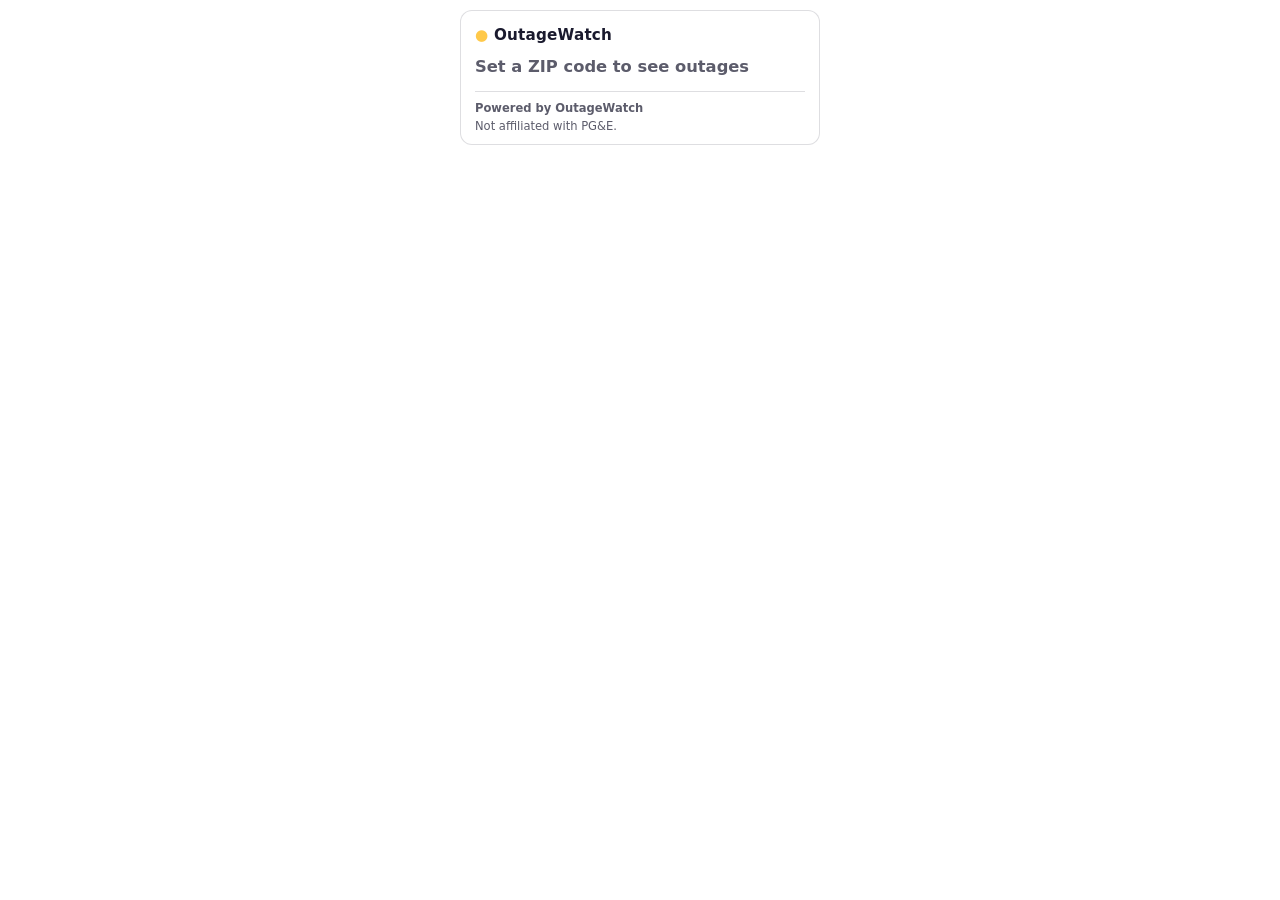
<file: backend/src/outagewatch/api/static/widget.html>
<!DOCTYPE html>
<html lang="en">
<head>
<meta charset="utf-8">
<meta name="viewport" content="width=device-width, initial-scale=1">
<meta name="robots" content="noindex">
<title>OutageWatch outage widget</title>
<style>
  :root {
    color-scheme: light dark;
    --navy: #1a1a2e;
    --amber: #ffc94a;
    --bg: #ffffff;
    --fg: #1a1a2e;
    --muted: #5c5c6b;
    --line: rgba(26,26,46,0.14);
    --card: rgba(26,26,46,0.03);
    --ok: #2e9e44;
    --bad: #d64545;
  }
  @media (prefers-color-scheme: dark) {
    :root {
      --bg: #14141f;
      --fg: #f0f0f5;
      --muted: #a2a2b2;
      --line: rgba(255,255,255,0.16);
      --card: rgba(255,255,255,0.05);
      --ok: #5cd47a;
      --bad: #ff7a7a;
    }
  }
  * { box-sizing: border-box; }
  html, body { margin: 0; }
  body {
    font-family: system-ui, -apple-system, sans-serif;
    background: var(--bg);
    color: var(--fg);
    line-height: 1.4;
    padding: 10px;
  }
  .widget {
    max-width: 360px;
    margin: 0 auto;
    border: 1px solid var(--line);
    border-radius: 12px;
    padding: 14px 14px 10px;
    background: var(--bg);
  }
  .top {
    display: flex;
    align-items: baseline;
    gap: 6px;
    margin-bottom: 10px;
  }
  .brand {
    font-weight: 700;
    font-size: 0.95rem;
    letter-spacing: 0.2px;
  }
  .brand .dot { color: var(--amber); }
  .status {
    font-size: 1.02rem;
    font-weight: 700;
    margin: 0 0 8px;
  }
  .status.ok { color: var(--ok); }
  .status.bad { color: var(--bad); }
  .status.muted { color: var(--muted); font-weight: 600; }
  .row {
    border-top: 1px solid var(--line);
    padding: 8px 0;
  }
  .row .title {
    font-weight: 600;
    font-size: 0.92rem;
  }
  .row .title.psps { color: var(--amber); }
  .row .meta,
  .row .eta {
    font-size: 0.82rem;
    color: var(--muted);
    margin-top: 2px;
  }
  .more {
    font-size: 0.8rem;
    color: var(--muted);
    padding-top: 8px;
    border-top: 1px solid var(--line);
  }
  .updated {
    font-size: 0.72rem;
    color: var(--muted);
    margin-top: 10px;
  }
  .foot {
    margin-top: 8px;
    padding-top: 8px;
    border-top: 1px solid var(--line);
    font-size: 0.72rem;
    color: var(--muted);
  }
  .foot a {
    color: inherit;
    font-weight: 600;
    text-decoration: none;
  }
  .foot a:hover { text-decoration: underline; }
  .foot .note { display: block; margin-top: 2px; }
</style>
</head>
<body>
<div class="widget" id="widget">
  <div class="top">
    <span class="brand"><span class="dot">&#9679;</span> OutageWatch</span>
  </div>
  <div id="body">
    <p class="status muted">Loading outage status</p>
  </div>
  <p class="updated" id="updated"></p>
  <div class="foot">
    <a href="https://outagewatch-api-7bi2fdpqrq-uw.a.run.app/" target="_blank" rel="noopener">Powered by OutageWatch</a>
    <span class="note">Not affiliated with PG&amp;E.</span>
  </div>
</div>

<script>
(function () {
  var API = "https://outagewatch-api-7bi2fdpqrq-uw.a.run.app";
  var bodyEl = document.getElementById("body");
  var updatedEl = document.getElementById("updated");

  function getZip() {
    var params = new URLSearchParams(window.location.search);
    var zip = (params.get("zip") || "").trim();
    return /^[0-9]{5}$/.test(zip) ? zip : null;
  }

  function clear(el) {
    while (el.firstChild) { el.removeChild(el.firstChild); }
  }

  function status(text, kind) {
    var p = document.createElement("p");
    p.className = "status" + (kind ? " " + kind : "");
    p.textContent = text;
    return p;
  }

  function etaText(iso) {
    if (!iso) { return "No estimate yet"; }
    var d = new Date(iso);
    if (isNaN(d.getTime())) { return "No estimate yet"; }
    return "Restoration by " + d.toLocaleString("en-US", {
      timeZone: "America/Los_Angeles",
      month: "short",
      day: "numeric",
      hour: "numeric",
      minute: "2-digit"
    });
  }

  function outageRow(o) {
    var row = document.createElement("div");
    row.className = "row";

    var title = document.createElement("div");
    var isPsps = !!o.is_psps;
    title.className = "title" + (isPsps ? " psps" : "");
    var label = isPsps ? "PSPS shutoff" : "Power outage";
    // city is feed data, keep it out of innerHTML
    title.textContent = o.city ? label + ", " + o.city : label;
    row.appendChild(title);

    var metaParts = [];
    if (o.cause) { metaParts.push(String(o.cause)); }
    if (o.est_customers) {
      var n = Number(o.est_customers);
      if (!isNaN(n) && n > 0) {
        metaParts.push(n.toLocaleString("en-US") + " customers");
      }
    }
    if (metaParts.length) {
      var meta = document.createElement("div");
      meta.className = "meta";
      // cause is third-party feed text, textContent escapes it
      meta.textContent = metaParts.join(", ");
      row.appendChild(meta);
    }

    var eta = document.createElement("div");
    eta.className = "eta";
    eta.textContent = etaText(o.eta);
    row.appendChild(eta);

    return row;
  }

  function renderOutages(zip, outages) {
    clear(bodyEl);

    if (!outages.length) {
      bodyEl.appendChild(status("No outages reported near " + zip, "ok"));
      return;
    }

    var count = outages.length;
    var head = count === 1 ? "1 outage near " + zip : count + " outages near " + zip;
    bodyEl.appendChild(status(head, "bad"));

    var shown = outages.slice(0, 3);
    for (var i = 0; i < shown.length; i++) {
      bodyEl.appendChild(outageRow(shown[i]));
    }

    if (count > shown.length) {
      var more = document.createElement("div");
      more.className = "more";
      more.textContent = "and " + (count - shown.length) + " more in this area";
      bodyEl.appendChild(more);
    }
  }

  function setUpdated() {
    var t = new Date().toLocaleTimeString("en-US", {
      hour: "numeric",
      minute: "2-digit"
    });
    updatedEl.textContent = "Updated " + t;
  }

  function showHint() {
    clear(bodyEl);
    bodyEl.appendChild(status("Set a ZIP code to see outages", "muted"));
    updatedEl.textContent = "";
  }

  function load() {
    var zip = getZip();
    if (!zip) { showHint(); return; }

    fetch(API + "/v1/outages?zip=" + encodeURIComponent(zip))
      .then(function (r) {
        if (r.status === 404) { return { notFound: true }; }
        if (!r.ok) { throw new Error("bad status " + r.status); }
        return r.json();
      })
      .then(function (data) {
        if (data && data.notFound) {
          clear(bodyEl);
          bodyEl.appendChild(status(zip + " is not a California ZIP we cover", "muted"));
          setUpdated();
          return;
        }
        renderOutages(zip, Array.isArray(data) ? data : []);
        setUpdated();
      })
      .catch(function () {
        clear(bodyEl);
        bodyEl.appendChild(status("Couldn't load outage status", "muted"));
        setUpdated();
      });
  }

  load();
  setInterval(load, 5 * 60 * 1000);
})();
</script>
</body>
</html>
</file>
